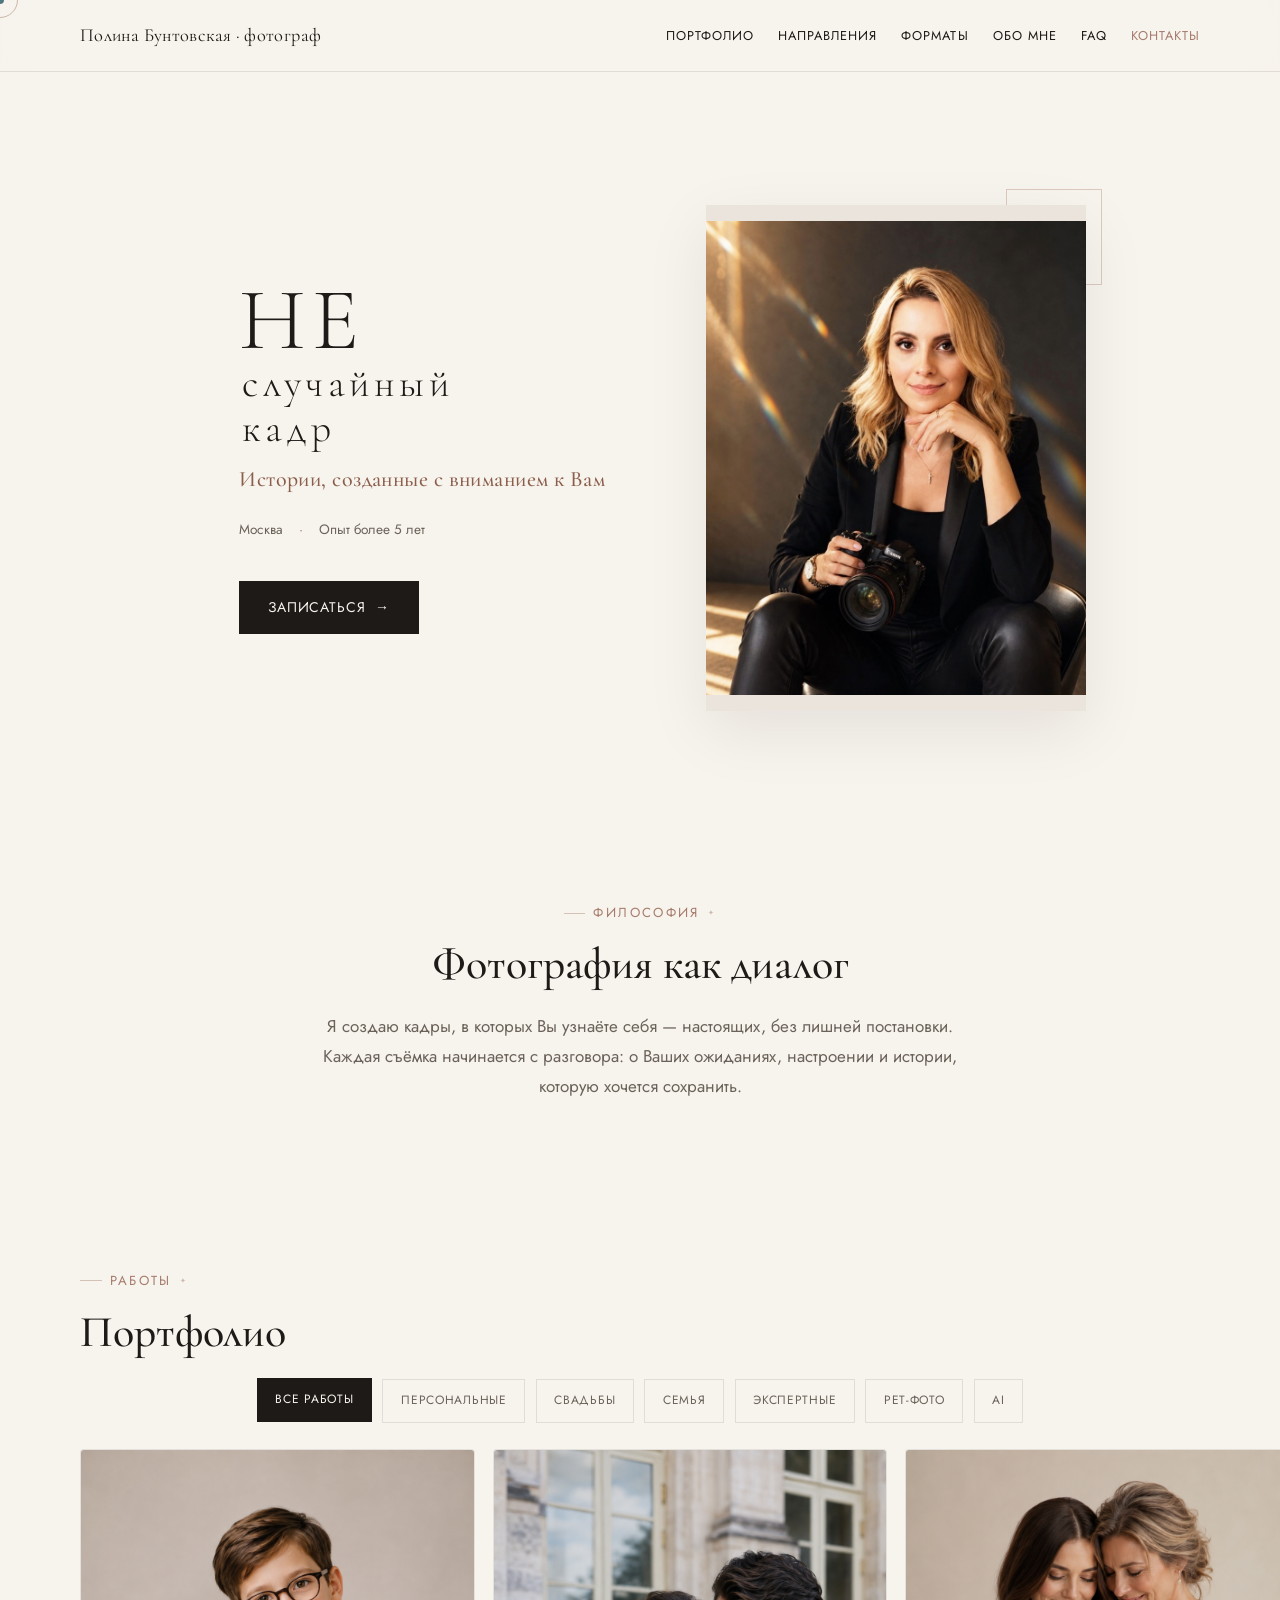
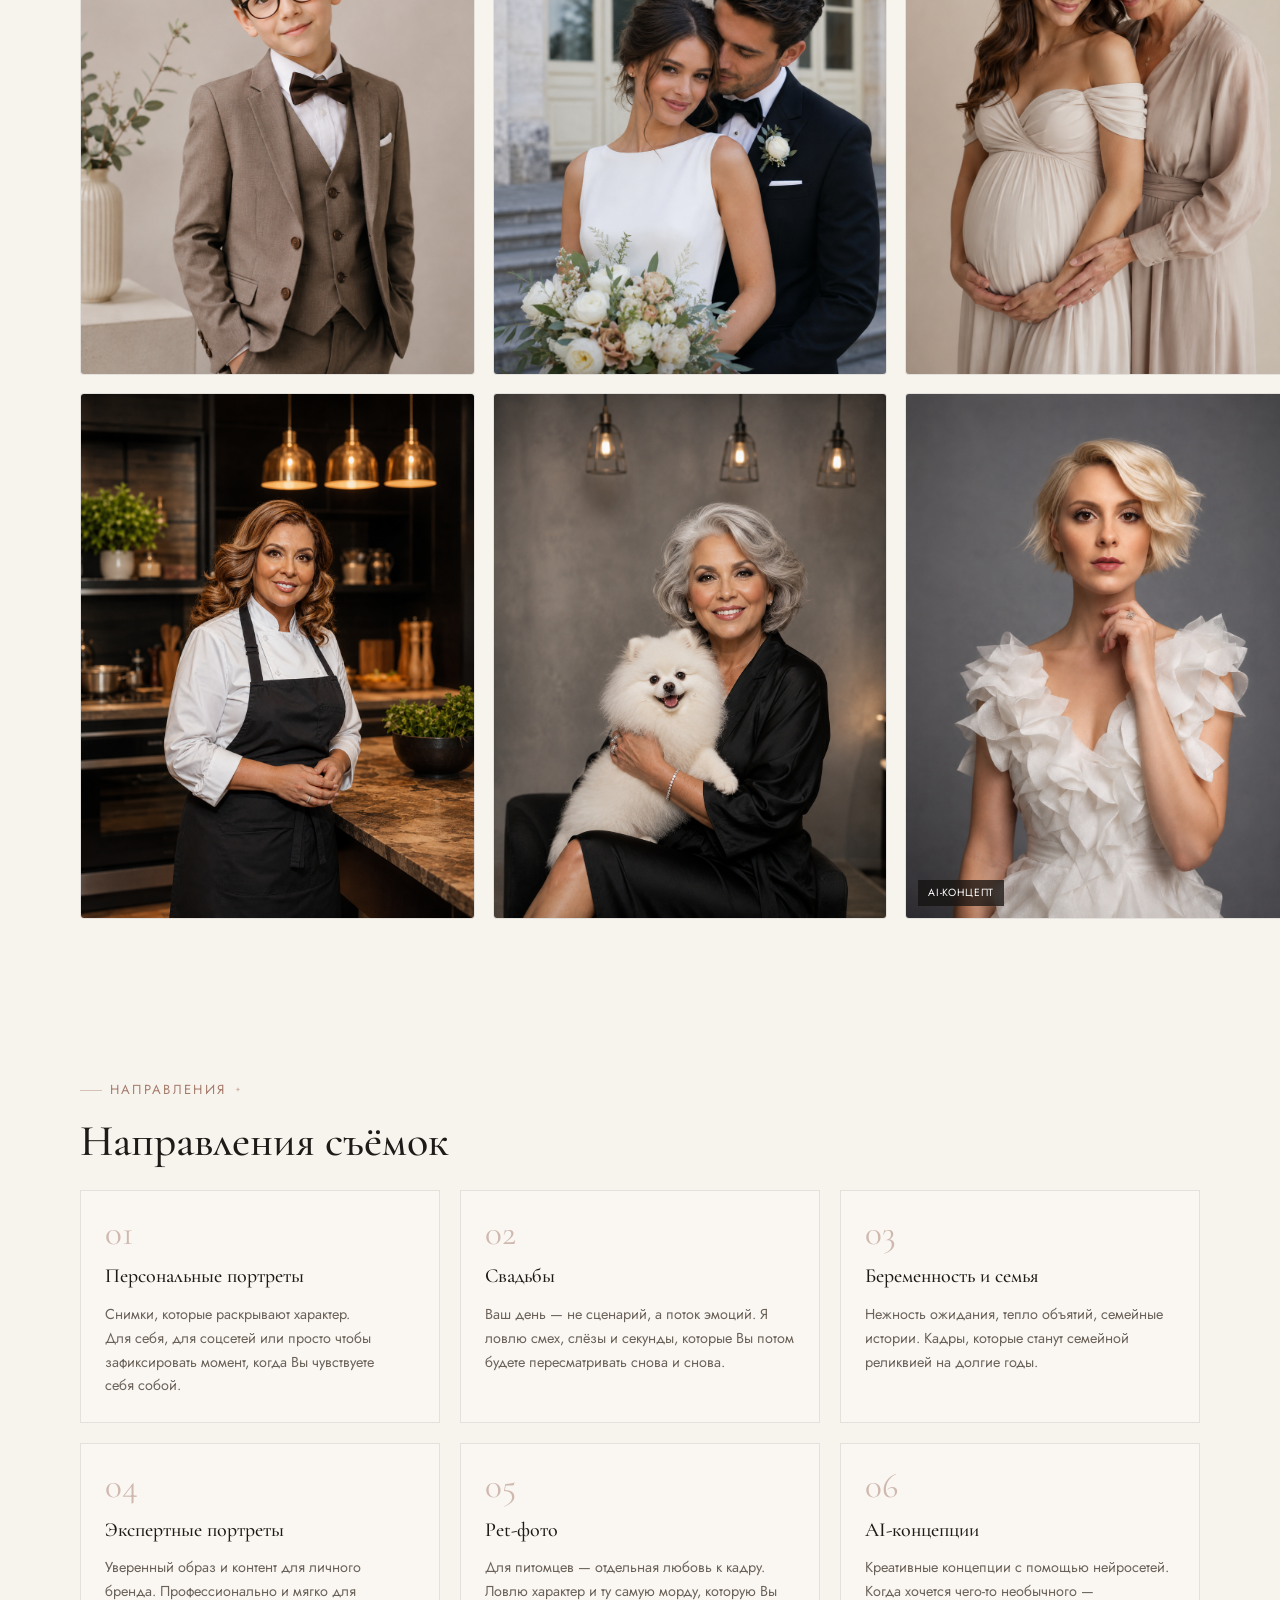
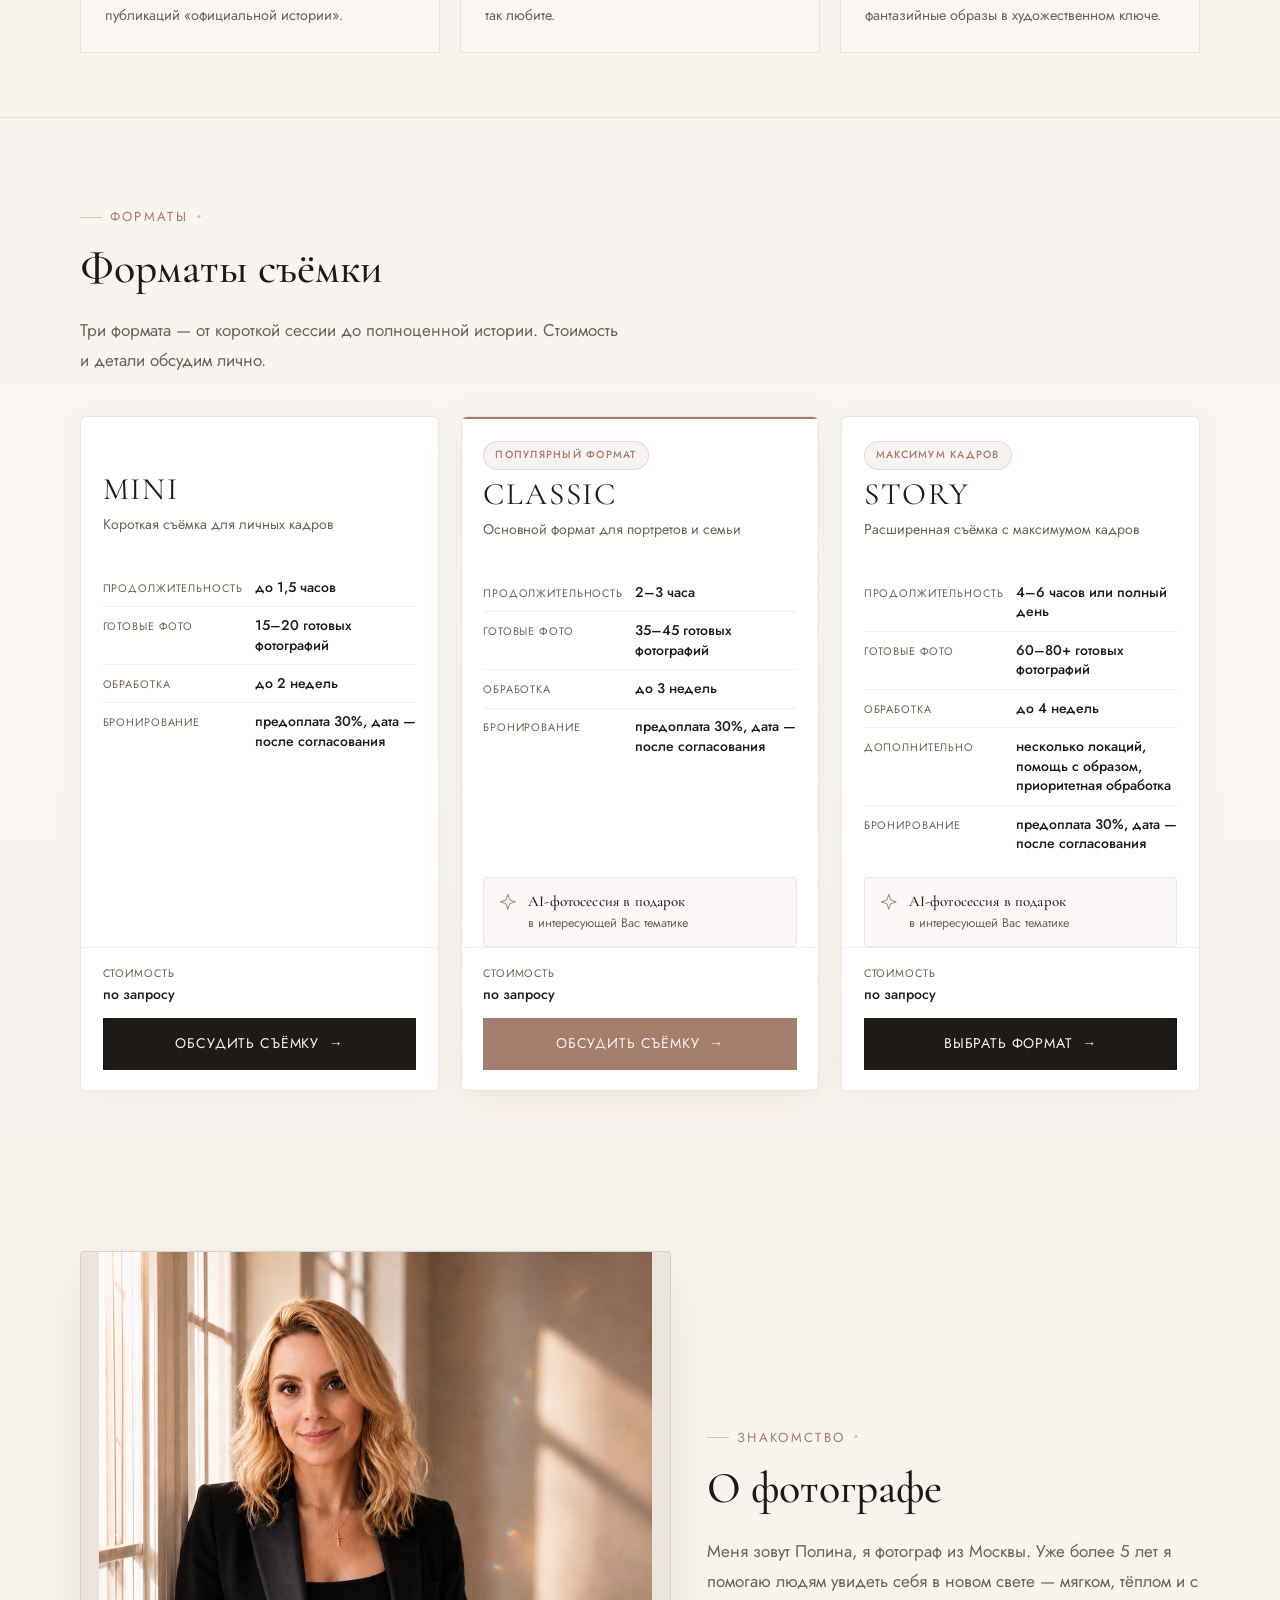
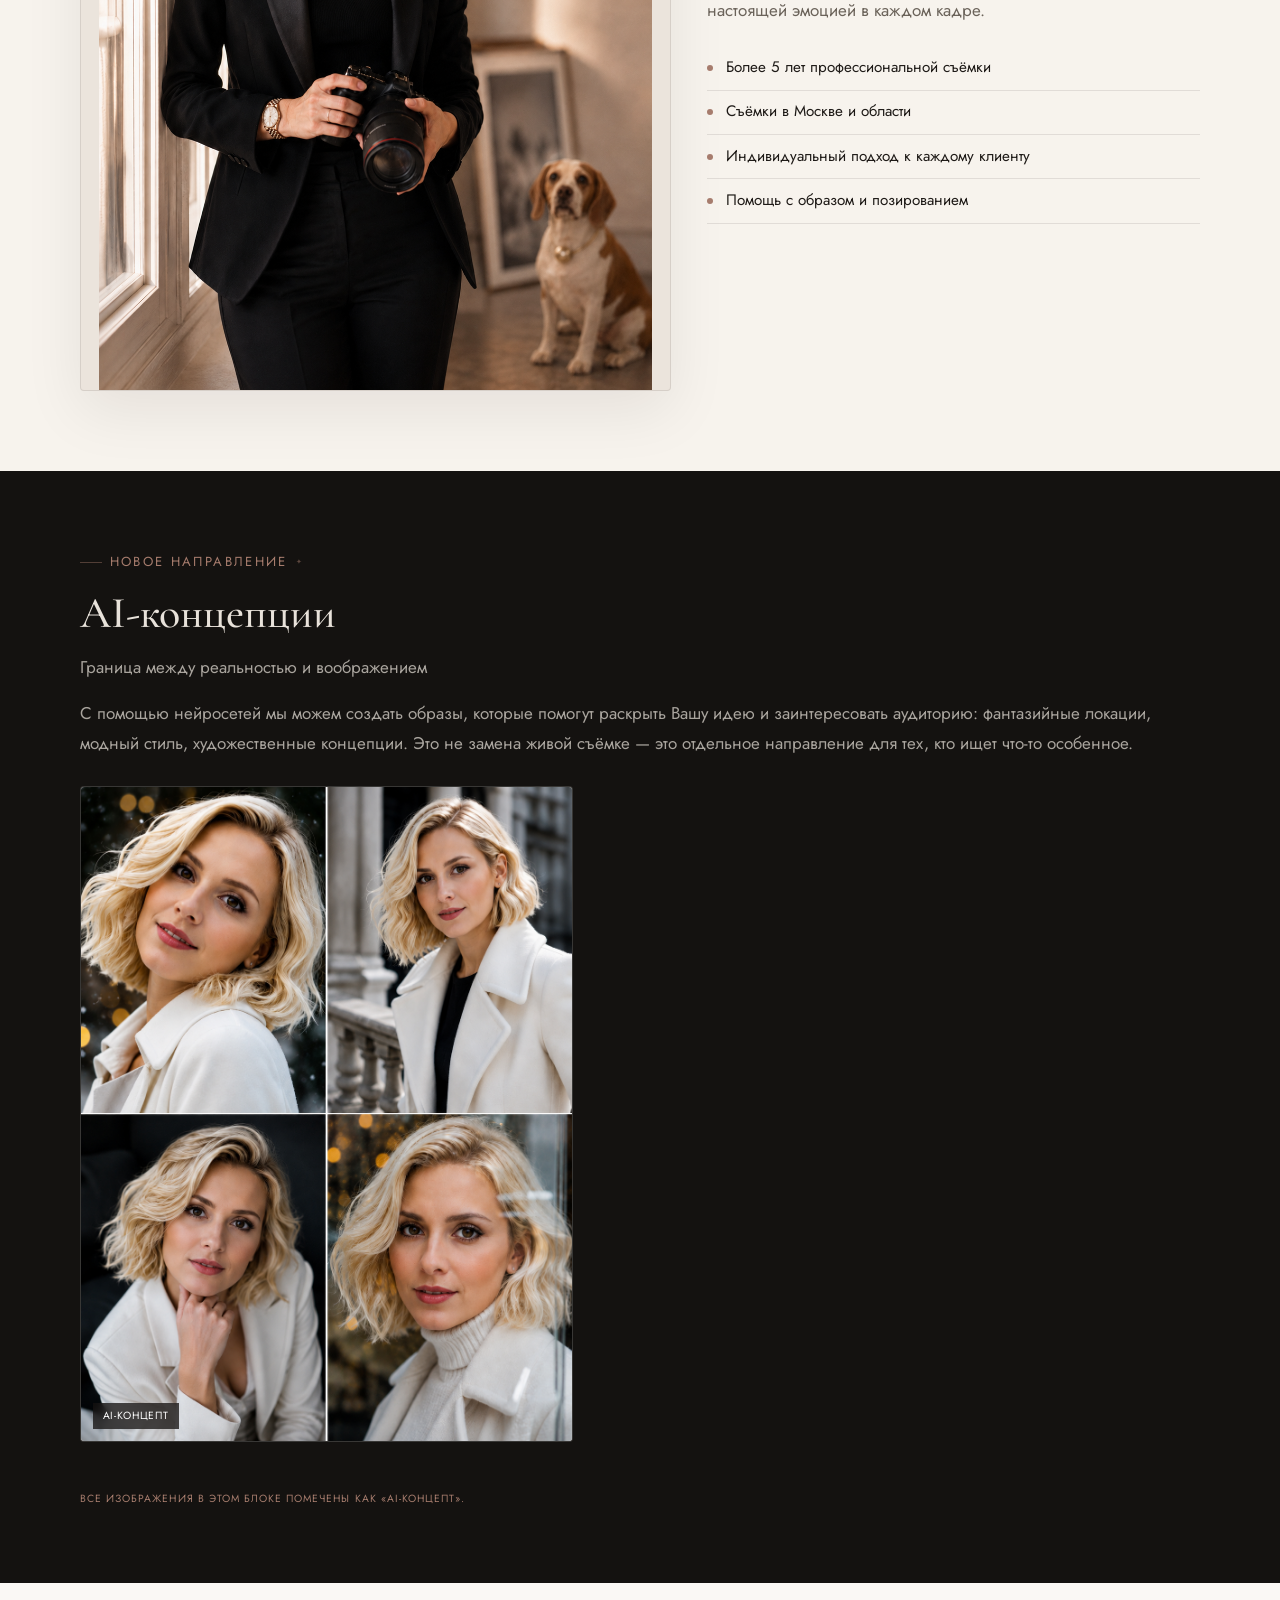
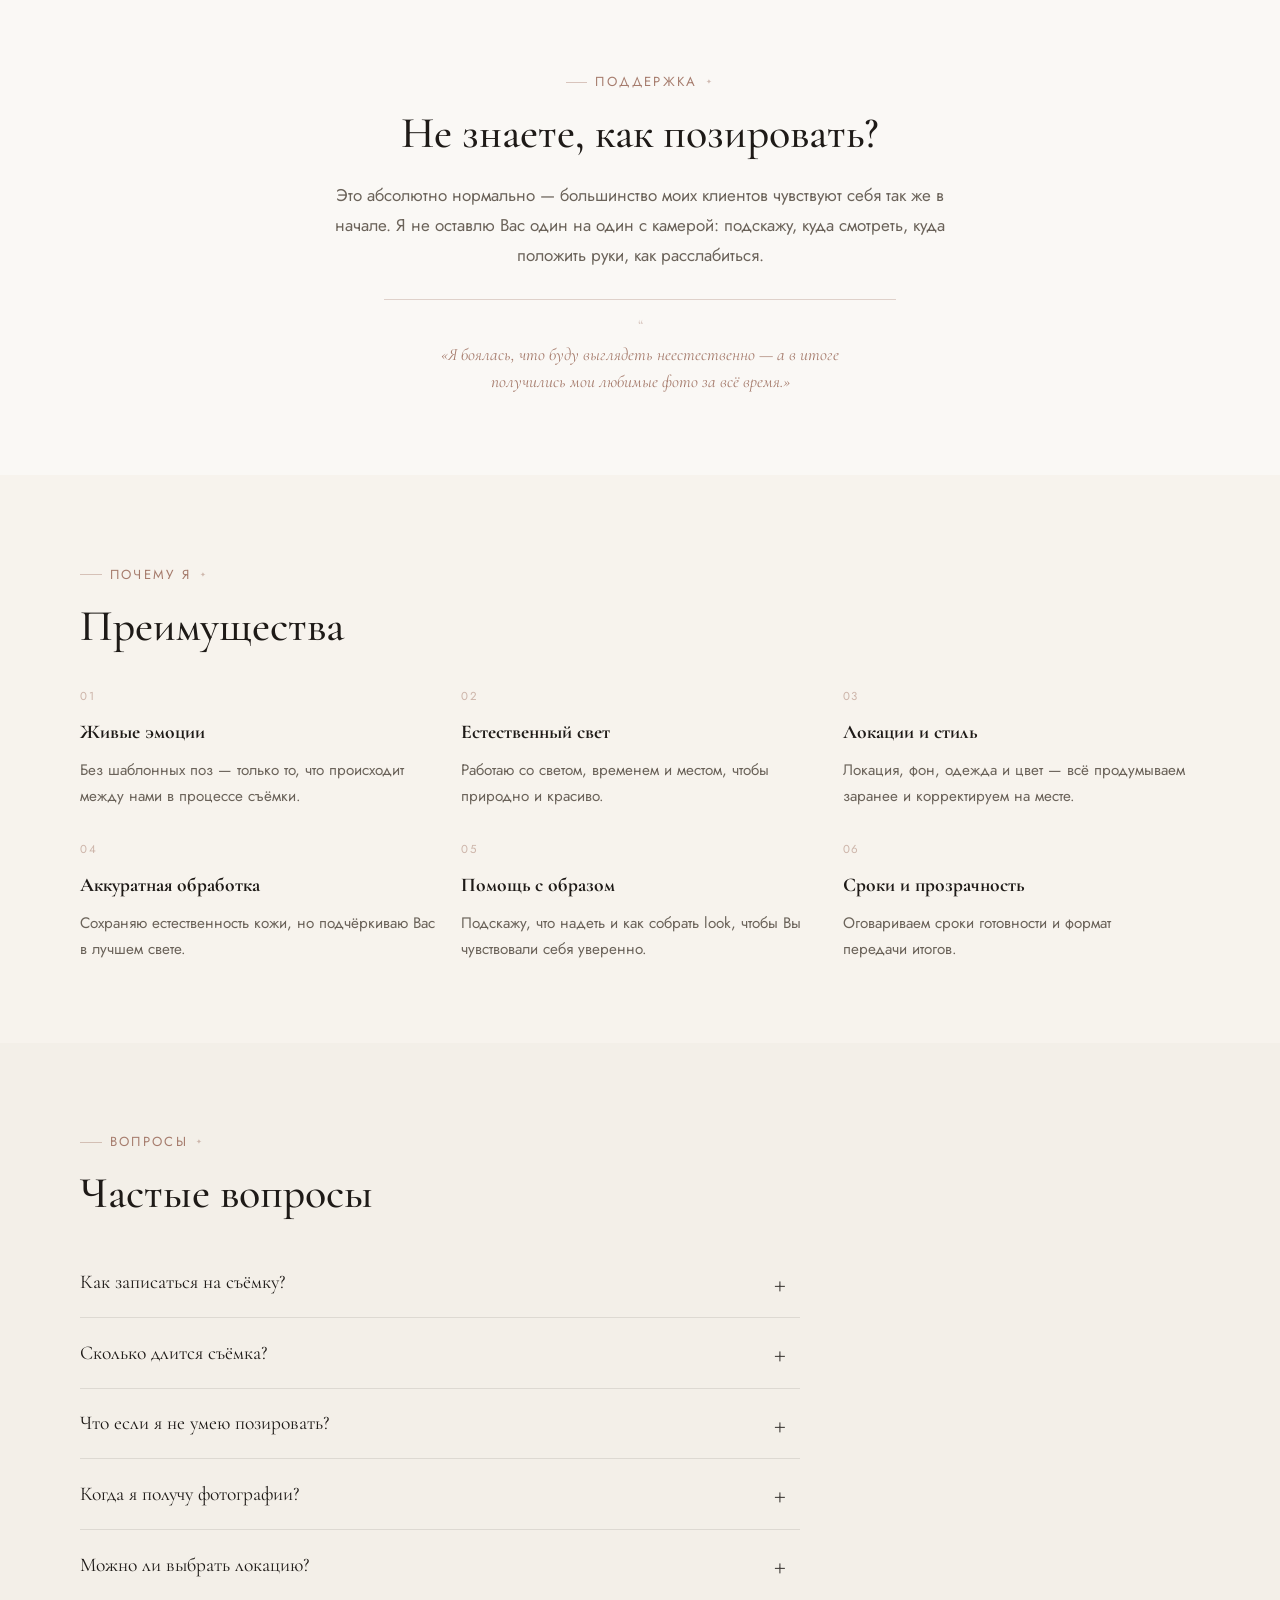
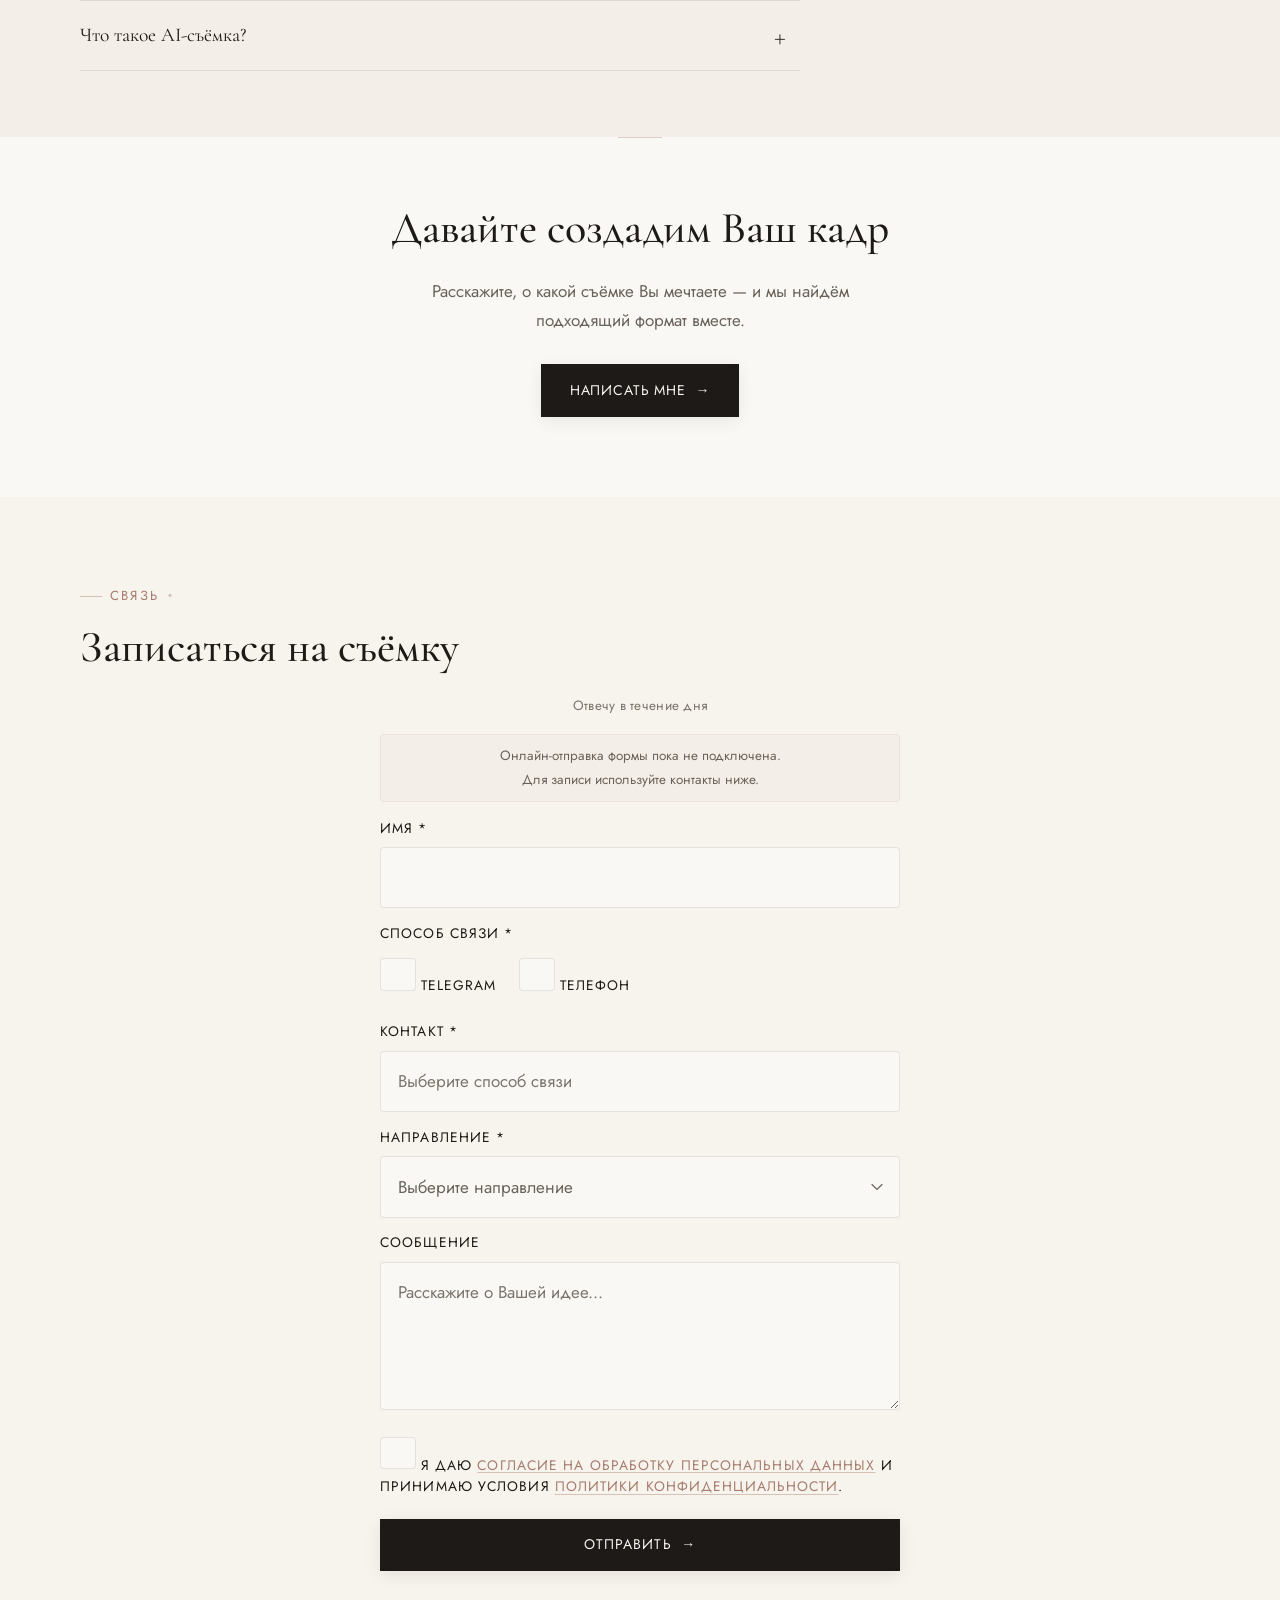
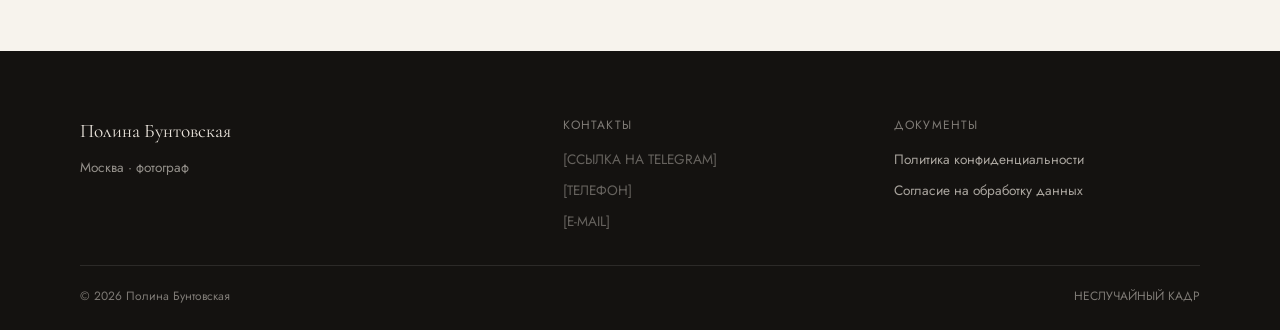
<file: index.html>
<!DOCTYPE html>
<html lang="ru">
<head>
  <meta charset="UTF-8">
  <meta name="viewport" content="width=device-width, initial-scale=1.0">
  <meta name="description" content="Полина Бунтовская — фотограф в Москве. Персональные, свадебные, семейные и AI-фотосессии.">
  <title>НЕСЛУЧАЙНЫЙ КАДР — Полина Бунтовская</title>
  <link rel="preconnect" href="https://fonts.googleapis.com">
  <link rel="preconnect" href="https://fonts.gstatic.com" crossorigin>
  <link href="https://fonts.googleapis.com/css2?family=Cormorant+Garamond:ital,wght@0,300;0,400;0,500;1,400&family=Jost:wght@300;400;500&display=swap" rel="stylesheet">
  <link rel="stylesheet" href="css/variables.css">
  <link rel="stylesheet" href="css/base.css?v=20250826b">
  <link rel="stylesheet" href="css/sections.css?v=20250826b">
  <link rel="stylesheet" href="css/lightbox.css?v=20250825a">
  <link rel="stylesheet" href="css/animations.css?v=20250825e">
  <link rel="stylesheet" href="css/cursor.css">
</head>
<body>

  <header class="header" id="header">
    <div class="header__inner">
      <a href="#" class="header__logo" id="header-logo">Полина Бунтовская · фотограф</a>
      <nav class="nav" id="nav">
        <a href="#portfolio">Портфолио</a>
        <a href="#directions">Направления</a>
        <a href="#packages">Форматы</a>
        <a href="#about">Обо мне</a>
        <a href="#reviews" hidden>Отзывы</a>
        <a href="#faq">FAQ</a>
        <a href="#contact">Контакты</a>
      </nav>
      <button class="burger" id="burger" type="button" aria-label="Меню" aria-expanded="false"><span></span><span></span><span></span></button>
    </div>
  </header>

  <main>
    <section class="hero" id="hero">
      <div class="hero__content">
        <div class="hero__composition">
          <h1 class="hero__project" id="hero-project">
            <span class="hero__title-line hero__title-ne">НЕ</span>
            <span class="hero__title-line hero__title-word">случайный</span>
            <span class="hero__title-line hero__title-word">кадр</span>
          </h1>
          <p class="hero__slogan" id="hero-slogan">Истории, созданные с вниманием к вам</p>
        </div>
        <div class="hero__meta" id="hero-meta"></div>
        <a href="#contact" class="btn">Записаться <span class="btn-arrow">→</span></a>
      </div>
      <div class="hero__portrait">
        <div class="hero__portrait-deco"></div>
        <div class="hero__portrait-wrap">
          <img id="hero-portrait" src="images/hero.jpg" alt="Полина Бунтовская" decoding="async">
        </div>
      </div>
    </section>

    <section class="positioning" id="positioning">
      <div class="container reveal">
        <p class="section-label">Философия</p>
        <h2 class="section-title" id="positioning-title"></h2>
        <p class="section-text" id="positioning-text"></p>
      </div>
    </section>

    <section class="portfolio" id="portfolio">
      <div class="container">
        <p class="section-label reveal">Работы</p>
        <h2 class="section-title reveal">Портфолио</h2>
        <div class="portfolio-filters reveal" id="portfolio-filters"></div>
        <div class="portfolio-grid" id="portfolio-grid"></div>
      </div>
    </section>

    <section class="directions" id="directions">
      <div class="container">
        <p class="section-label reveal">Направления</p>
        <h2 class="section-title reveal">Направления съёмок</h2>
        <div class="directions-grid" id="directions-grid"></div>
      </div>
    </section>

    <section class="packages" id="packages">
      <div class="container">
        <div class="packages__head reveal">
          <p class="section-label">Форматы</p>
          <h2 class="section-title" id="packages-title">Форматы съёмки</h2>
          <p class="packages-subtitle" id="packages-subtitle"></p>
        </div>
        <div class="packages-grid" id="packages-grid"></div>
      </div>
    </section>

    <section class="about" id="about">
      <div class="container about-grid">
        <div class="about-photo reveal">
          <img id="about-photo" src="images/about.png" alt="Полина Бунтовская" loading="lazy" decoding="async">
        </div>
        <div class="reveal">
          <p class="section-label">Знакомство</p>
          <h2 class="section-title" id="about-title"></h2>
          <p class="section-text" id="about-text"></p>
          <ul class="about-highlights" id="about-highlights"></ul>
        </div>
      </div>
    </section>

    <section class="ai-block" id="ai">
      <div class="container">
        <p class="section-label reveal">Новое направление</p>
        <h2 class="section-title reveal" id="ai-title"></h2>
        <p class="section-text reveal" id="ai-subtitle"></p>
        <p class="section-text reveal" id="ai-text" style="margin-top:1rem"></p>
        <div class="ai-block__grid" id="ai-grid"></div>
        <p class="demo-badge reveal" id="ai-note" style="margin-top:2rem"></p>
      </div>
    </section>

    <section class="posing" id="posing">
      <div class="container posing-inner reveal">
        <p class="section-label">Поддержка</p>
        <h2 class="section-title" id="posing-title"></h2>
        <p class="section-text" id="posing-text"></p>
        <p class="posing-quote" id="posing-quote"></p>
      </div>
    </section>

    <section class="benefits" id="benefits">
      <div class="container">
        <p class="section-label reveal">Почему я</p>
        <h2 class="section-title reveal">Преимущества</h2>
        <div class="benefits-grid" id="benefits-grid"></div>
      </div>
    </section>

    <section class="reviews" id="reviews" hidden>
      <div class="container">
        <p class="section-label reveal">Отзывы</p>
        <h2 class="section-title reveal">Что говорят клиенты</h2>
        <div class="reviews-carousel reveal">
          <div class="reviews-track" id="reviews-track"></div>
          <div class="reviews-nav">
            <button type="button" id="review-prev" aria-label="Предыдущий отзыв">←</button>
            <button type="button" id="review-next" aria-label="Следующий отзыв">→</button>
          </div>
        </div>
      </div>
    </section>

    <section class="faq" id="faq">
      <div class="container">
        <p class="section-label reveal">Вопросы</p>
        <h2 class="section-title reveal">Частые вопросы</h2>
        <div class="faq-list reveal" id="faq-list"></div>
      </div>
    </section>

    <section class="cta" id="cta">
      <div class="container reveal">
        <h2 class="section-title" id="cta-title"></h2>
        <p class="section-text" id="cta-text"></p>
        <a href="#contact" class="btn btn--cta">Написать мне <span class="btn-arrow">→</span></a>
      </div>
    </section>

    <section class="contact-section" id="contact">
      <div class="container">
        <p class="section-label reveal">Связь</p>
        <h2 class="section-title reveal">Записаться на съёмку</h2>
        <div class="form-wrapper reveal">
          <p class="form-hint" id="form-hint"></p>
          <p class="form-note" id="form-note"></p>
          <form id="contact-form" novalidate>
            <div class="form-field">
              <label for="name">Имя *</label>
              <input type="text" id="name" name="name" data-required autocomplete="name">
              <span class="form-error"></span>
            </div>
            <div class="form-field">
              <label>Способ связи *</label>
              <div class="radio-group">
                <label class="radio-option">
                  <input type="radio" name="contact-method" value="telegram">
                  <span class="radio-option__text">Telegram</span>
                </label>
                <label class="radio-option">
                  <input type="radio" name="contact-method" value="phone">
                  <span class="radio-option__text">Телефон</span>
                </label>
              </div>
              <span class="form-error" id="method-error"></span>
            </div>
            <div class="form-field">
              <label for="contact">Контакт *</label>
              <input type="text" id="contact" name="contact" data-required placeholder="Выберите способ связи" autocomplete="tel">
              <span class="form-error"></span>
            </div>
            <div class="form-field">
              <label for="form-direction">Направление *</label>
              <select id="form-direction" name="direction" data-required></select>
              <span class="form-error"></span>
            </div>
            <div class="form-field">
              <label for="message">Сообщение</label>
              <textarea id="message" name="message" rows="4" placeholder="Расскажите о Вашей идее..."></textarea>
            </div>
            <div class="form-field form-field--consent">
              <label class="consent-label">
                <input type="checkbox" id="consent" name="consent" data-required>
                <span class="consent-text">Я даю <a href="consent.html" target="_blank" rel="noopener">согласие на обработку персональных данных</a> и принимаю условия <a href="privacy.html" target="_blank" rel="noopener">Политики конфиденциальности</a>.</span>
              </label>
              <span class="form-error"></span>
            </div>
            <button type="submit" class="btn btn--submit" id="form-submit">Отправить <span class="btn-arrow">→</span></button>
            <div class="form-success" id="form-success" role="status" hidden></div>
            <div class="form-error form-error--global" id="form-error" role="alert" hidden></div>
          </form>
        </div>
      </div>
    </section>
  </main>

  <footer class="footer">
    <div class="footer__inner">
      <div>
        <p class="footer__brand" id="footer-brand"></p>
        <p style="font-size:0.85rem;color:rgba(232,226,218,0.6);margin-top:0.5rem">Москва · фотограф</p>
      </div>
      <div class="footer__links">
        <p style="font-size:0.75rem;letter-spacing:0.1em;text-transform:uppercase;margin-bottom:0.75rem;opacity:0.5">Контакты</p>
        <a href="#" id="footer-telegram"></a>
        <a href="#" id="footer-phone"></a>
        <a href="#" id="footer-email"></a>
      </div>
      <div class="footer__links">
        <p style="font-size:0.75rem;letter-spacing:0.1em;text-transform:uppercase;margin-bottom:0.75rem;opacity:0.5">Документы</p>
        <a href="privacy.html">Политика конфиденциальности</a>
        <a href="consent.html">Согласие на обработку данных</a>
      </div>
    </div>
    <div class="footer__bottom">
      <span id="footer-copy"></span>
      <span>НЕСЛУЧАЙНЫЙ КАДР</span>
    </div>
  </footer>

  <script src="data/content.js?v=20250825f"></script>
  <script src="data/portfolio.js?v=20250825a"></script>
  <script src="data/reviews.js?v=20250824"></script>
  <script src="js/lightbox.js?v=20250825a"></script>
  <script src="js/main.js?v=20250826a"></script>
</body>
</html>
</file>
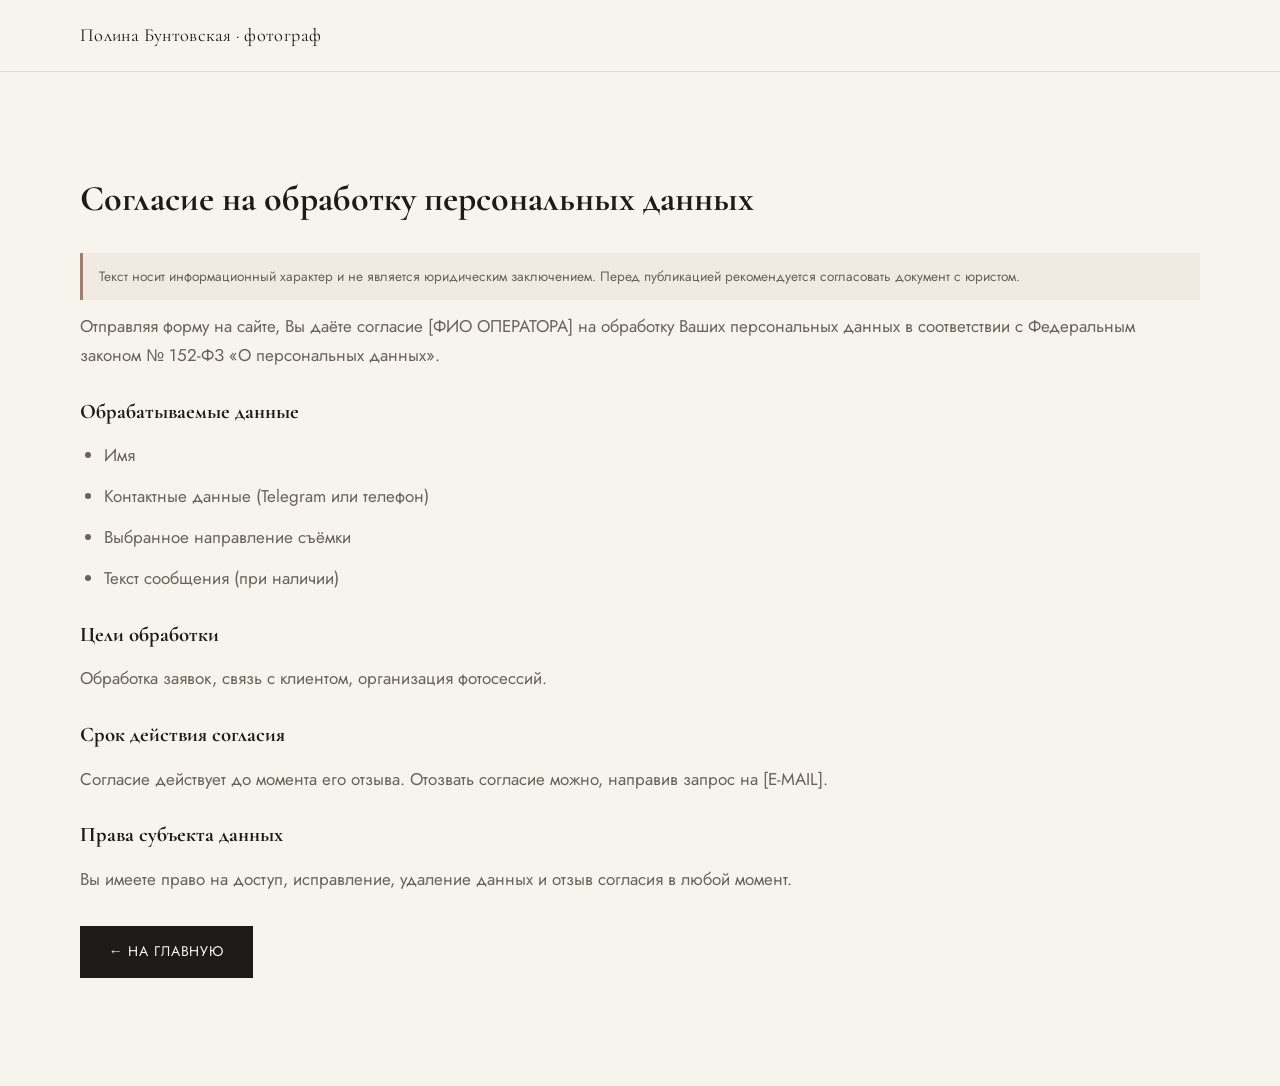
<file: consent.html>
<!DOCTYPE html>
<html lang="ru">
<head>
  <meta charset="UTF-8">
  <meta name="viewport" content="width=device-width, initial-scale=1.0">
  <title>Согласие на обработку данных — Полина Бунтовская</title>
  <link href="https://fonts.googleapis.com/css2?family=Cormorant+Garamond:wght@400;500&family=Jost:wght@400&display=swap" rel="stylesheet">
  <link rel="stylesheet" href="css/variables.css">
  <link rel="stylesheet" href="css/base.css">
  <link rel="stylesheet" href="css/sections.css">
</head>
<body>
  <header class="header scrolled">
    <div class="header__inner">
      <a href="index.html" class="header__logo">Полина Бунтовская · фотограф</a>
    </div>
  </header>
  <main class="legal-page">
    <div class="container">
      <h1>Согласие на обработку персональных данных</h1>
      <p class="legal-disclaimer">Текст носит информационный характер и не является юридическим заключением. Перед публикацией рекомендуется согласовать документ с юристом.</p>
      <p>Отправляя форму на сайте, Вы даёте согласие <span id="legal-operator-name">[ФИО ОПЕРАТОРА]</span> на обработку Ваших персональных данных в соответствии с Федеральным законом № 152-ФЗ «О персональных данных».</p>
      <h2>Обрабатываемые данные</h2>
      <ul>
        <li>Имя</li>
        <li>Контактные данные (Telegram или телефон)</li>
        <li>Выбранное направление съёмки</li>
        <li>Текст сообщения (при наличии)</li>
      </ul>
      <h2>Цели обработки</h2>
      <p>Обработка заявок, связь с клиентом, организация фотосессий.</p>
      <h2>Срок действия согласия</h2>
      <p>Согласие действует до момента его отзыва. Отозвать согласие можно, направив запрос на <span id="legal-email">[E-MAIL]</span>.</p>
      <h2>Права субъекта данных</h2>
      <p>Вы имеете право на доступ, исправление, удаление данных и отзыв согласия в любой момент.</p>
      <p style="margin-top:2rem"><a href="index.html" class="btn">← На главную</a></p>
    </div>
  </main>
  <script src="data/content.js?v=20250824f"></script>
  <script>
    (function () {
      const legal = typeof SITE_CONTENT !== "undefined" ? SITE_CONTENT.legal : null;
      const contacts = typeof SITE_CONTENT !== "undefined" ? SITE_CONTENT.contacts : null;
      const email = legal?.contactEmail && !/^\[.+\]$/.test(legal.contactEmail)
        ? legal.contactEmail
        : (contacts?.email && !/^\[.+\]$/.test(contacts.email) ? contacts.email : "[E-MAIL]");
      const name = legal?.operatorName || "[ФИО ОПЕРАТОРА]";
      document.getElementById("legal-operator-name").textContent = name;
      document.getElementById("legal-email").textContent = email;
    })();
  </script>
</body>
</html>
</file>
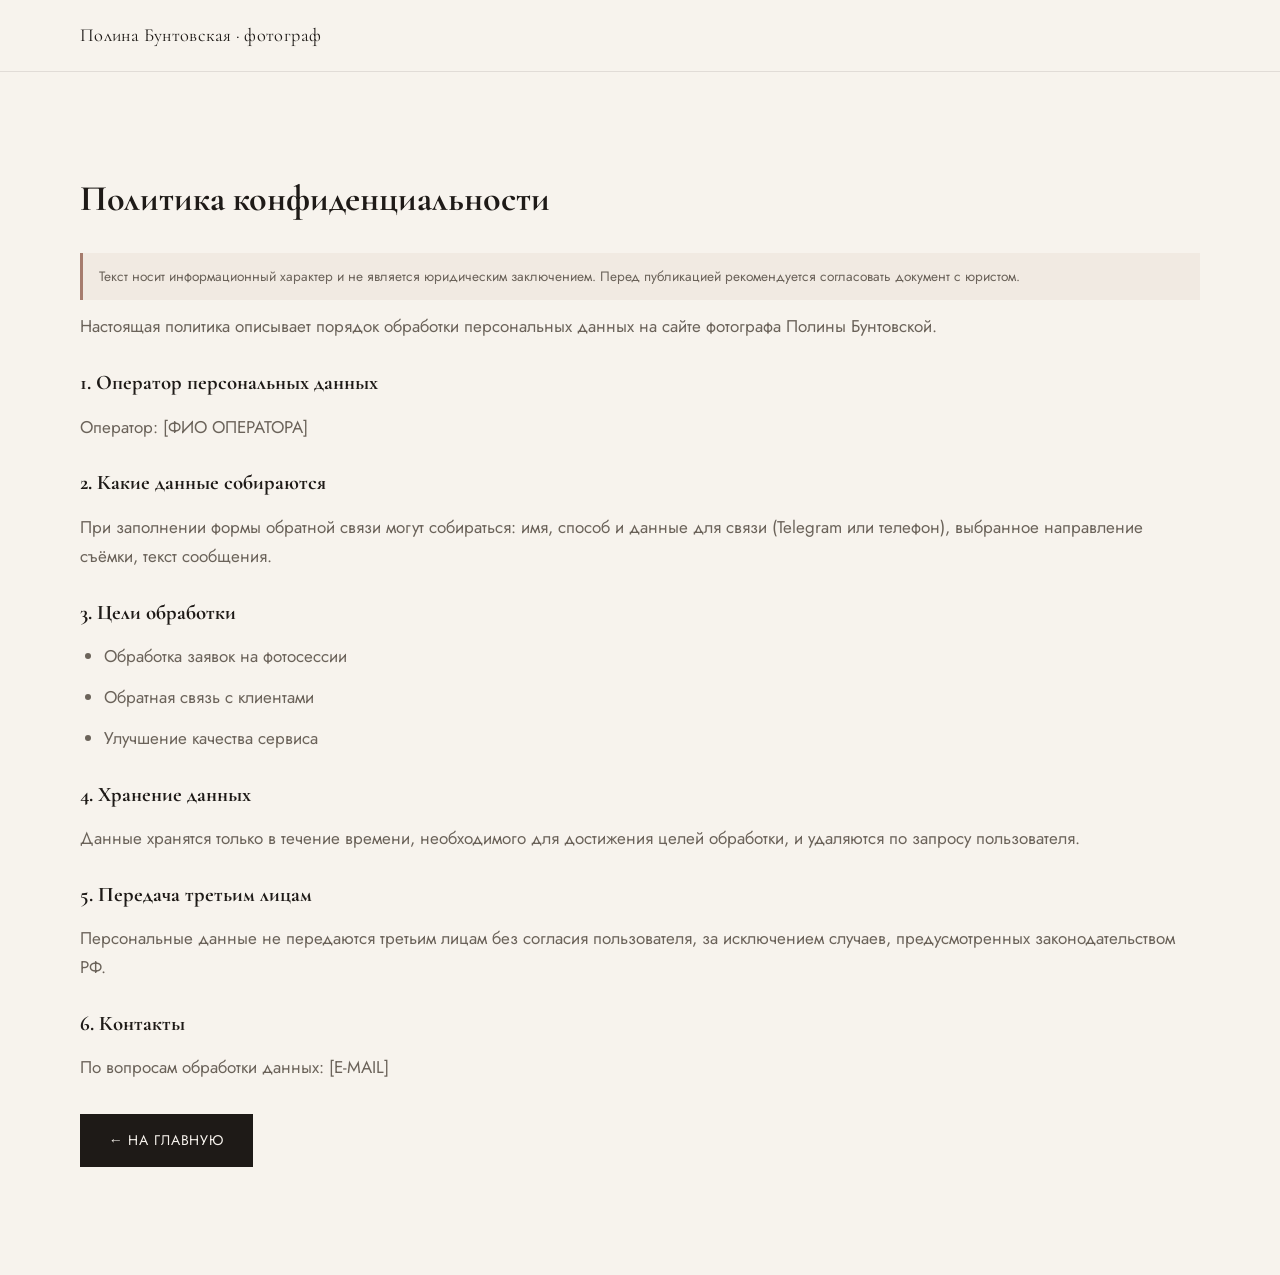
<file: privacy.html>
<!DOCTYPE html>
<html lang="ru">
<head>
  <meta charset="UTF-8">
  <meta name="viewport" content="width=device-width, initial-scale=1.0">
  <title>Политика конфиденциальности — Полина Бунтовская</title>
  <link href="https://fonts.googleapis.com/css2?family=Cormorant+Garamond:wght@400;500&family=Jost:wght@400&display=swap" rel="stylesheet">
  <link rel="stylesheet" href="css/variables.css">
  <link rel="stylesheet" href="css/base.css">
  <link rel="stylesheet" href="css/sections.css">
</head>
<body>
  <header class="header scrolled">
    <div class="header__inner">
      <a href="index.html" class="header__logo">Полина Бунтовская · фотограф</a>
    </div>
  </header>
  <main class="legal-page">
    <div class="container">
      <h1>Политика конфиденциальности</h1>
      <p class="legal-disclaimer">Текст носит информационный характер и не является юридическим заключением. Перед публикацией рекомендуется согласовать документ с юристом.</p>
      <p>Настоящая политика описывает порядок обработки персональных данных на сайте фотографа <span id="legal-operator">Полины Бунтовской</span>.</p>
      <h2>1. Оператор персональных данных</h2>
      <p id="legal-operator-block">Оператор: <span id="legal-operator-name">[ФИО ОПЕРАТОРА]</span></p>
      <h2>2. Какие данные собираются</h2>
      <p>При заполнении формы обратной связи могут собираться: имя, способ и данные для связи (Telegram или телефон), выбранное направление съёмки, текст сообщения.</p>
      <h2>3. Цели обработки</h2>
      <ul>
        <li>Обработка заявок на фотосессии</li>
        <li>Обратная связь с клиентами</li>
        <li>Улучшение качества сервиса</li>
      </ul>
      <h2>4. Хранение данных</h2>
      <p>Данные хранятся только в течение времени, необходимого для достижения целей обработки, и удаляются по запросу пользователя.</p>
      <h2>5. Передача третьим лицам</h2>
      <p>Персональные данные не передаются третьим лицам без согласия пользователя, за исключением случаев, предусмотренных законодательством РФ.</p>
      <h2>6. Контакты</h2>
      <p>По вопросам обработки данных: <span id="legal-email">[E-MAIL]</span></p>
      <p style="margin-top:2rem"><a href="index.html" class="btn">← На главную</a></p>
    </div>
  </main>
  <script src="data/content.js?v=20250824f"></script>
  <script>
    (function () {
      const legal = typeof SITE_CONTENT !== "undefined" ? SITE_CONTENT.legal : null;
      const contacts = typeof SITE_CONTENT !== "undefined" ? SITE_CONTENT.contacts : null;
      const email = legal?.contactEmail && !/^\[.+\]$/.test(legal.contactEmail)
        ? legal.contactEmail
        : (contacts?.email && !/^\[.+\]$/.test(contacts.email) ? contacts.email : "[E-MAIL]");
      const name = legal?.operatorName || "[ФИО ОПЕРАТОРА]";
      const elName = document.getElementById("legal-operator-name");
      const elEmail = document.getElementById("legal-email");
      if (elName) elName.textContent = name;
      if (elEmail) elEmail.textContent = email;
    })();
  </script>
</body>
</html>
</file>
<file: css/variables.css>
:root {
  --color-bg: #f7f3ed;
  --color-bg-alt: #faf8f5;
  --color-bg-soft: #f3efe8;
  --color-bg-dark: #141210;
  --color-bg-card: #faf7f3;
  --color-text: #1e1a17;
  --color-text-muted: #6b635a;
  --color-text-light: #e8e2da;
  --color-accent: #a67c6d;
  --color-accent-hover: #8f6556;
  --color-border: rgba(30, 26, 23, 0.1);
  --font-display: "Cormorant Garamond", Georgia, serif;
  --font-brand: "Cormorant Garamond", Georgia, serif;
  --font-body: "Jost", "Segoe UI", sans-serif;
  --header-height: 72px;
  --container: min(1120px, calc(100vw - 3rem));
  --container-wide: min(1220px, calc(100vw - 2.5rem));
  --section-pad: 5rem;
  --section-pad-sm: 4.1rem;
  --radius: 4px;
  --shadow: 0 20px 60px rgba(20, 18, 16, 0.08);
  --transition: 0.35s cubic-bezier(0.4, 0, 0.2, 1);
  --transition-fast: 0.3s ease;
  --text-sm: 0.9rem;
  --text-base: 1.0625rem;
  --text-md: 1.125rem;
}
</file>
<file: css/base.css>
*, *::before, *::after { box-sizing: border-box; margin: 0; padding: 0; }
html { scroll-behavior: smooth; scroll-padding-top: calc(var(--header-height) + 1rem); }
body {
  font-family: var(--font-body);
  font-size: var(--text-base);
  line-height: 1.7;
  color: var(--color-text);
  background: var(--color-bg);
  overflow-x: hidden;
}
body.custom-cursor { cursor: none; }
body.custom-cursor input, body.custom-cursor textarea, body.custom-cursor select, body.custom-cursor label, body.custom-cursor .form-field { cursor: auto; }
img { max-width: 100%; height: auto; display: block; }
a { color: inherit; text-decoration: none; }
ul { list-style: none; }
button { font: inherit; cursor: pointer; border: none; background: none; color: inherit; }
section { padding: var(--section-pad) 0; }
.container { width: var(--container); margin: 0 auto; }
.section-label {
  display: inline-flex;
  align-items: center;
  gap: 0.5rem;
  font-family: var(--font-body);
  font-size: 0.82rem;
  letter-spacing: 0.18em;
  text-transform: uppercase;
  color: var(--color-accent);
  margin-bottom: 0.85rem;
}
.section-label::before {
  content: "";
  width: 1.35rem;
  height: 1px;
  background: rgba(166, 124, 109, 0.42);
  flex-shrink: 0;
}
.section-label::after {
  content: "✦";
  font-size: 0.42rem;
  line-height: 1;
  color: var(--color-accent);
  opacity: 0.5;
  flex-shrink: 0;
}
.section-title {
  font-family: var(--font-display);
  font-size: clamp(1.85rem, 3.5vw, 2.75rem);
  font-weight: 500;
  line-height: 1.2;
  margin-bottom: 1.35rem;
  max-width: 18ch;
  text-wrap: balance;
}
.section-text {
  color: var(--color-text-muted);
  max-width: 620px;
  font-size: var(--text-base);
  line-height: 1.75;
  text-wrap: pretty;
}
.btn {
  display: inline-flex;
  align-items: center;
  gap: 0.6rem;
  padding: 0.9rem 1.8rem;
  background: var(--color-text);
  color: var(--color-bg);
  font-size: 0.875rem;
  letter-spacing: 0.06em;
  text-transform: uppercase;
  transition: background var(--transition), transform var(--transition);
}
.btn:hover { background: var(--color-accent); transform: translateY(-1px); box-shadow: 0 6px 20px rgba(166, 124, 109, 0.18); }
.btn:active { transform: translateY(0); box-shadow: none; }
.btn:hover .btn-arrow { transform: translateX(4px); }
.btn-arrow { transition: transform var(--transition-fast); display: inline-block; }
.btn--cta { box-shadow: 0 4px 18px rgba(20, 18, 16, 0.07); }
.btn--cta:hover { box-shadow: 0 10px 32px rgba(166, 124, 109, 0.22); }
.btn--submit {
  width: 100%;
  justify-content: center;
  min-height: 48px;
  letter-spacing: 0.08em;
  box-shadow: 0 4px 18px rgba(20, 18, 16, 0.08);
}
.btn--submit:hover { box-shadow: 0 10px 28px rgba(166, 124, 109, 0.24); }
.btn-outline {
  background: transparent;
  border: 1px solid var(--color-text);
  color: var(--color-text);
}
.btn-outline:hover { background: var(--color-text); color: var(--color-bg); }
.mark-badge {
  position: absolute;
  bottom: 0.75rem;
  left: 0.75rem;
  padding: 0.25rem 0.6rem;
  font-size: 0.65rem;
  letter-spacing: 0.08em;
  text-transform: uppercase;
  background: rgba(20, 18, 16, 0.75);
  color: #fff;
  backdrop-filter: blur(4px);
}
.demo-badge {
  display: inline-block;
  font-size: 0.65rem;
  letter-spacing: 0.1em;
  text-transform: uppercase;
  color: var(--color-accent);
  margin-top: 0.75rem;
}
@media (max-width: 768px) {
  section { padding: 3.75rem 0; }
}
</file>
<file: css/sections.css>
/* Header */
.header {
  position: fixed; top: 0; left: 0; right: 0; z-index: 1000;
  height: var(--header-height);
  background: rgba(247, 243, 237, 0.85);
  backdrop-filter: blur(12px);
  border-bottom: 1px solid var(--color-border);
  transition: background var(--transition);
}
.header.scrolled { background: rgba(247, 243, 237, 0.96); }
.header__inner {
  display: flex; align-items: center; justify-content: space-between;
  height: 100%; width: var(--container); margin: 0 auto;
  gap: 0.75rem;
}
.header__logo {
  font-family: var(--font-brand);
  font-size: 1.15rem;
  letter-spacing: 0.02em;
  min-width: 0;
  flex: 1 1 auto;
}
.header__logo span { color: var(--color-text-muted); font-family: var(--font-body); font-size: 0.85rem; }
.nav { display: flex; gap: 1.5rem; }
.nav a { font-size: 0.8rem; letter-spacing: 0.08em; text-transform: uppercase; transition: color var(--transition), opacity var(--transition); }
.nav a:hover, .nav a.active { color: var(--color-accent); }
.nav a.active { opacity: 1; }
.burger {
  display: none; flex-direction: column; gap: 5px;
  min-width: 44px; min-height: 44px;
  align-items: center; justify-content: center;
  padding: 10px;
  flex-shrink: 0;
}
.burger span { width: 24px; height: 1.5px; background: var(--color-text); transition: var(--transition); }
.nav a[hidden] { display: none; }

/* Hero — separate columns, title constrained */
.hero {
  min-height: min(92vh, 920px);
  display: grid;
  grid-template-columns: minmax(0, 1.05fr) minmax(0, 0.95fr);
  align-items: center;
  column-gap: clamp(2.5rem, 6vw, 5rem);
  row-gap: 2rem;
  padding: calc(var(--header-height) + 6rem) 4vw 5rem;
  position: relative;
  overflow: hidden;
}
.hero__content {
  max-width: 34rem;
  justify-self: end;
  padding-right: clamp(0.5rem, 2vw, 1.5rem);
  min-width: 0;
}
.hero__composition { margin-bottom: 1.25rem; }
.hero__project {
  display: flex;
  flex-direction: column;
  align-items: flex-start;
  gap: 0.05em;
  max-width: none;
  font-family: var(--font-brand);
  font-weight: 300;
  line-height: 1;
  animation: titleReveal 1.2s ease forwards;
}

.hero__title-ne {
  font-size: clamp(3.25rem, 7.5vw, 5.5rem);
  letter-spacing: 0.06em;
  line-height: 0.88;
  color: var(--color-text);
}

.hero__title-word {
  font-size: clamp(1.65rem, 3.2vw, 2.5rem);
  letter-spacing: 0.12em;
  text-transform: lowercase;
  line-height: 1.1;
  color: var(--color-text);
  padding-left: 0.08em;
}
.hero__slogan {
  font-family: var(--font-display);
  font-size: clamp(1.125rem, 2vw, 1.375rem);
  font-style: normal;
  font-weight: 500;
  color: #8B5E4B;
  letter-spacing: 0.02em;
  margin-top: 0.65rem;
  max-width: none;
  white-space: nowrap;
  opacity: 0;
  animation: fadeUp 0.8s ease 0.4s forwards;
}
.hero__content .btn {
  margin-top: 2.5rem;
}
.hero__meta {
  display: flex; gap: 1rem; margin-top: 1.25rem; font-size: 0.85rem;
  color: var(--color-text-muted); opacity: 0;
  animation: fadeUp 0.8s ease 0.7s forwards;
}
.hero__meta span::before { content: "·"; margin-right: 1rem; color: var(--color-accent); }
.hero__meta span:first-child::before { content: none; }
.hero__portrait { position: relative; justify-self: start; min-width: 0; width: 100%; max-width: 380px; }
.hero__portrait-wrap {
  position: relative; overflow: hidden;
  aspect-ratio: 3/4; max-height: 62vh;
  box-shadow: var(--shadow);
  background: #ebe4dc;
}
.hero__portrait-wrap img { width: 100%; height: 100%; object-fit: contain; object-position: center; transition: transform 0.6s ease; }
.hero__portrait-deco {
  position: absolute; top: -16px; right: -16px;
  width: 96px; height: 96px;
  border: 1px solid var(--color-accent); opacity: 0.35;
}

.positioning {
  text-align: center;
  padding-top: var(--section-pad-sm);
}
.positioning .container {
  max-width: min(680px, var(--container));
}
.positioning .section-text {
  margin: 0 auto;
  max-width: 100%;
  text-wrap: pretty;
}
.positioning .section-title {
  max-width: none;
  margin-left: auto;
  margin-right: auto;
  text-wrap: balance;
}

.portfolio { padding-bottom: 4.5rem; }
.portfolio .section-title { max-width: none; margin-bottom: 0.85rem; }
.portfolio-filters { display: flex; flex-wrap: wrap; gap: 0.65rem; margin: 1.25rem 0 1.625rem; justify-content: center; }
.filter-btn {
  padding: 0.55rem 1.1rem;
  min-height: 44px;
  font-size: 0.75rem;
  letter-spacing: 0.06em;
  text-transform: uppercase;
  border: 1px solid var(--color-border);
  background: var(--color-bg);
  color: var(--color-text-muted);
  transition: all var(--transition);
}
.filter-btn:hover { border-color: var(--color-accent); color: var(--color-accent); }
.filter-btn.active { background: var(--color-text); color: var(--color-bg); border-color: var(--color-text); transform: translateY(-1px); }
.filter-btn:active { transform: scale(0.98); }
.portfolio-grid { display: grid; gap: 1.125rem; }
.portfolio-grid--featured {
  grid-template-columns: repeat(3, 1fr);
  width: var(--container-wide);
  margin-left: auto;
  margin-right: auto;
}
.portfolio-grid--category {
  grid-template-columns: repeat(2, 1fr);
  width: var(--container-wide);
  margin-left: auto;
  margin-right: auto;
}
.ai-block__grid { width: var(--container); margin-left: auto; margin-right: auto; }
.ai-block__gallery {
  width: min(44%, 495px);
  max-width: 495px;
  margin: 0.5rem 0 1rem;
}
.ai-block__gallery .ai-block__item {
  position: relative;
  overflow: hidden;
  background: rgba(255, 255, 255, 0.04);
  border: 1px solid rgba(255, 255, 255, 0.12);
  border-radius: var(--radius);
}
.ai-block__gallery .ai-block__item img {
  width: 100%;
  height: auto;
  display: block;
  object-fit: contain;
  object-position: center;
  background: #ebe4dc;
}
.portfolio-item {
  position: relative;
  overflow: hidden;
  aspect-ratio: 3/4;
  background: var(--color-bg-card);
  border: 1px solid var(--color-border);
  border-radius: var(--radius);
}
.portfolio-item--featured,
.portfolio-item--lightbox { cursor: zoom-in; }
.portfolio-item--lightbox::after {
  content: "⤢";
  position: absolute; top: 0.7rem; right: 0.7rem;
  width: 32px; height: 32px;
  display: flex; align-items: center; justify-content: center;
  font-size: 0.85rem; color: #fff;
  background: rgba(20, 18, 16, 0.45);
  border-radius: 50%;
  opacity: 0; transform: scale(0.9);
  transition: opacity var(--transition), transform var(--transition);
  pointer-events: none;
}
.portfolio-item--lightbox:hover::after { opacity: 1; transform: scale(1); }
.portfolio-item--lightbox:focus-visible { outline: 2px solid var(--color-accent); outline-offset: 3px; }
.portfolio-item.hidden { display: none; }
.portfolio-item__img {
  width: 100%;
  height: 100%;
  max-width: none;
  object-fit: cover;
  object-position: center;
  background: #ebe4dc;
  transition: transform 0.5s ease;
}
.portfolio-item__img--collage,
.portfolio-item--collage .portfolio-item__img {
  object-fit: contain;
}
.portfolio-item:hover .portfolio-item__img { transform: scale(1.03); }
.portfolio-item__title {
  position: absolute; bottom: 0; left: 0; right: 0;
  padding: 2rem 0.85rem 0.75rem;
  background: linear-gradient(transparent, rgba(20, 18, 16, 0.72));
  color: #fff; font-size: 0.82rem;
  opacity: 0; transform: translateY(6px);
  transition: opacity var(--transition), transform var(--transition);
}
.portfolio-item:hover .portfolio-item__title { opacity: 1; transform: translateY(0); }

.directions-grid { display: grid; grid-template-columns: repeat(3, 1fr); gap: 1.25rem; }
.directions { padding-bottom: 4rem; }
.direction-card {
  background: var(--color-bg-card); padding: 1.5rem;
  border: 1px solid var(--color-border);
  transition: transform var(--transition), box-shadow var(--transition), border-color var(--transition);
  cursor: pointer;
}
.direction-card:hover { transform: translateY(-3px); box-shadow: var(--shadow); border-color: rgba(166, 124, 109, 0.35); }
.direction-card:focus-visible { outline: 2px solid var(--color-accent); outline-offset: 3px; }
.direction-card__num {
  font-family: var(--font-brand); font-size: 2.2rem;
  color: var(--color-accent); opacity: 0.5; line-height: 1;
}
.direction-card__title { font-family: var(--font-display); font-size: 1.25rem; margin: 0.6rem 0; font-weight: 500; }
.direction-card__text { font-size: var(--text-sm); color: var(--color-text-muted); line-height: 1.65; text-wrap: pretty; }

.ai-block { background: var(--color-bg-dark); color: var(--color-text-light); padding: 4.5rem 0; }
.ai-block .section-label { color: var(--color-accent); }
.ai-block .section-text { color: rgba(232, 226, 218, 0.7); max-width: none; }
.ai-block .section-title { max-width: none; color: var(--color-text-light); margin-bottom: 0.85rem; }
.ai-block__grid { margin-top: 1.75rem; }

.about-grid { display: grid; grid-template-columns: 1.2fr 1fr; gap: 2.25rem; align-items: center; }
.about-photo {
  aspect-ratio: 4/5; overflow: hidden; box-shadow: var(--shadow);
  background: #ebe4dc; border: 1px solid var(--color-border); border-radius: var(--radius);
}
.about-photo img { width: 100%; height: 100%; object-fit: contain; object-position: center; }
.about-highlights { margin-top: 1.25rem; }
.about-highlights li {
  padding: 0.55rem 0; border-bottom: 1px solid var(--color-border);
  font-size: 0.95rem; padding-left: 1.2rem; position: relative;
}
.about-highlights li::before {
  content: ""; position: absolute; left: 0; top: 50%;
  width: 6px; height: 6px; background: var(--color-accent);
  border-radius: 50%; transform: translateY(-50%);
}

.posing {
  background: var(--color-bg-alt);
}
.posing-inner {
  max-width: min(720px, 100%);
  margin-inline: auto;
  text-align: center;
}
.posing .section-title {
  max-width: none;
  margin-left: auto;
  margin-right: auto;
  text-wrap: balance;
}
.posing .section-text {
  margin: 0 auto 0.5rem;
  max-width: 620px;
  text-wrap: pretty;
}
.posing-quote {
  display: block;
  max-width: 32rem;
  margin: 1.75rem auto 0;
  padding: 1.1rem 1.25rem 0;
  font-family: var(--font-display);
  font-size: 1.08rem;
  font-style: italic;
  color: var(--color-accent);
  line-height: 1.55;
  text-wrap: pretty;
  border-top: 1px solid rgba(166, 124, 109, 0.32);
}
.posing-quote::before {
  content: "\201C";
  display: block;
  font-family: var(--font-display);
  font-size: 1rem;
  line-height: 1;
  color: var(--color-accent);
  opacity: 0.42;
  margin-bottom: 0.55rem;
  font-style: normal;
}

.benefits { background: var(--color-bg); }
.benefits .section-title { margin-bottom: 2rem; }
.benefits-grid { display: grid; grid-template-columns: repeat(3, 1fr); gap: 1.75rem 1.5rem; }
.benefit-item { padding-top: 0.15rem; }
.benefit-item__num {
  display: block;
  font-family: var(--font-body);
  font-size: 0.72rem;
  font-weight: 400;
  letter-spacing: 0.14em;
  color: rgba(166, 124, 109, 0.52);
  margin-bottom: 0.6rem;
}
.benefit-item__title {
  font-family: var(--font-display);
  font-size: 1.22rem;
  margin-bottom: 0.5rem;
}
.benefit-item__text {
  font-size: 0.95rem;
  color: var(--color-text-muted);
  line-height: 1.72;
  text-wrap: pretty;
}

.reviews[hidden] { display: none !important; }

.packages {
  background: linear-gradient(180deg, var(--color-bg) 0%, #faf7f3 45%, var(--color-bg) 100%);
  border-top: 1px solid var(--color-border);
}
.packages__head { text-align: left; margin-bottom: 2.5rem; }
.packages__head .section-title { max-width: none; margin-left: 0; margin-right: 0; }
.packages-subtitle {
  max-width: 34rem;
  margin: 0.75rem 0 0;
  text-align: left;
  font-size: var(--text-base);
  line-height: 1.75;
  color: var(--color-text-muted);
  text-wrap: pretty;
}
.packages-grid {
  display: grid;
  grid-template-columns: repeat(3, 1fr);
  gap: 1.35rem;
  align-items: stretch;
}
.package-card {
  display: flex;
  flex-direction: column;
  position: relative;
  padding: 0;
  background: #fff;
  border: 1px solid rgba(30, 26, 23, 0.09);
  border-radius: 6px;
  box-shadow: 0 6px 28px rgba(20, 18, 16, 0.045);
  overflow: hidden;
  transition: transform 0.45s cubic-bezier(0.4, 0, 0.2, 1),
    box-shadow 0.45s cubic-bezier(0.4, 0, 0.2, 1),
    border-color 0.45s ease;
}
.package-card::before {
  content: "";
  position: absolute;
  top: 0; left: 0; right: 0;
  height: 2px;
  background: transparent;
  transition: background var(--transition);
}
.package-card:hover {
  transform: translateY(-5px);
  box-shadow: 0 18px 44px rgba(20, 18, 16, 0.09);
  border-color: rgba(166, 124, 109, 0.32);
}
.package-card:hover::before { background: var(--color-accent); }
.package-card--featured {
  border-color: rgba(166, 124, 109, 0.24);
  box-shadow: 0 10px 36px rgba(166, 124, 109, 0.1);
}
.package-card--featured::before { background: var(--color-accent); }
.package-card__head { padding: 1.35rem 1.35rem 0.85rem; }
.package-card__badge-slot { min-height: 1.65rem; margin-bottom: 0.55rem; }
.package-card__badge {
  display: inline-block;
  font-size: 0.65rem;
  font-weight: 500;
  letter-spacing: 0.12em;
  text-transform: uppercase;
  padding: 0.3rem 0.7rem;
  color: var(--color-accent);
  background: rgba(166, 124, 109, 0.09);
  border: 1px solid rgba(166, 124, 109, 0.22);
  border-radius: 999px;
}
.package-card__name {
  font-family: var(--font-brand);
  font-size: clamp(1.65rem, 2.5vw, 1.95rem);
  font-weight: 400;
  letter-spacing: 0.06em;
  text-transform: uppercase;
  color: var(--color-text);
  line-height: 1;
  margin: 0;
}
.package-card__tagline {
  margin: 0.55rem 0 0;
  font-size: 0.88rem;
  color: var(--color-text-muted);
  line-height: 1.45;
  min-height: 2.6rem;
  text-wrap: pretty;
}
.package-card__body {
  flex: 1;
  padding: 0 1.35rem;
  display: flex;
  flex-direction: column;
  gap: 0.85rem;
}
.package-card__specs { margin: 0; display: flex; flex-direction: column; }
.package-card__spec {
  display: grid;
  grid-template-columns: 1fr 1.15fr;
  gap: 0.5rem 0.75rem;
  padding: 0.55rem 0;
  border-bottom: 1px solid rgba(30, 26, 23, 0.06);
  align-items: baseline;
}
.package-card__spec:last-child { border-bottom: none; }
.package-card__spec dt {
  font-size: 0.68rem;
  letter-spacing: 0.08em;
  text-transform: uppercase;
  color: var(--color-text-muted);
  margin: 0;
}
.package-card__spec dd {
  margin: 0;
  font-size: 0.88rem;
  font-weight: 500;
  line-height: 1.4;
  color: var(--color-text);
}
.package-card__gift {
  display: flex;
  gap: 0.7rem;
  align-items: flex-start;
  padding: 0.85rem 0.95rem;
  margin-top: auto;
  background: rgba(166, 124, 109, 0.05);
  border: 1px solid rgba(166, 124, 109, 0.14);
  border-radius: var(--radius);
}
.package-card__gift-icon {
  flex: 0 0 auto;
  width: 1.1rem;
  height: 1.1rem;
  margin-top: 0.12rem;
  color: var(--color-accent);
}
.package-card__gift-icon svg { display: block; width: 100%; height: 100%; }
.package-card__gift-text { min-width: 0; }
.package-card__gift-title {
  margin: 0;
  font-family: var(--font-display);
  font-size: 0.94rem;
  font-weight: 500;
  line-height: 1.35;
  color: var(--color-text);
  letter-spacing: 0.01em;
}
.package-card__gift-sub {
  margin: 0.2rem 0 0;
  font-size: 0.78rem;
  font-weight: 400;
  line-height: 1.4;
  color: var(--color-text-muted);
}
.package-card__foot {
  margin-top: auto;
  padding: 1rem 1.35rem 1.25rem;
  border-top: 1px solid rgba(30, 26, 23, 0.06);
  display: flex;
  flex-direction: column;
  gap: 0.85rem;
}
.package-card__price {
  margin: 0;
}
.package-card__price-label {
  font-family: var(--font-body);
  font-size: 0.68rem;
  letter-spacing: 0.08em;
  text-transform: uppercase;
  color: var(--color-text-muted);
  display: block;
  margin-bottom: 0.15rem;
}
.package-card__price-value {
  display: block;
  font-family: var(--font-body);
  font-size: 0.88rem;
  font-weight: 500;
  line-height: 1.4;
  color: var(--color-text);
  white-space: nowrap;
  word-break: keep-all;
  hyphens: none;
}
.btn--package {
  width: 100%;
  justify-content: center;
  min-height: 44px;
  transition: background var(--transition), transform var(--transition), box-shadow var(--transition);
}
.btn--package:hover { box-shadow: 0 8px 24px rgba(166, 124, 109, 0.28); }
.package-card--featured .btn--package { background: var(--color-accent); }
.package-card--featured .btn--package:hover { background: var(--color-accent-hover); }

.reviews { background: var(--color-bg-card); }
.reviews .section-title { max-width: none; }
.reviews-carousel { position: relative; overflow: hidden; max-width: 680px; margin: 0 auto; }
.reviews-track { display: flex; transition: transform 0.5s ease; }
.review-slide { min-width: 100%; padding: 2rem; text-align: center; }
.review-slide__text { font-family: var(--font-display); font-size: 1.25rem; line-height: 1.5; font-style: italic; }
.review-slide__author { margin-top: 1.25rem; font-size: 0.9rem; }
.review-slide__direction { color: var(--color-text-muted); font-size: 0.8rem; }
.reviews-nav { display: flex; justify-content: center; gap: 1rem; margin-top: 1.5rem; }
.reviews-nav button {
  width: 44px; height: 44px; border: 1px solid var(--color-border);
  display: flex; align-items: center; justify-content: center;
  transition: all var(--transition);
}
.reviews-nav button:hover { background: var(--color-text); color: var(--color-bg); }

.faq {
  background: var(--color-bg-soft);
  padding: var(--section-pad) 0 var(--section-pad-sm);
}
.faq-list { max-width: 720px; margin: 0; }
.faq .section-title { max-width: none; margin-bottom: 1.75rem; }
.faq-item { border-bottom: 1px solid var(--color-border); }
.faq-question {
  width: 100%;
  text-align: left;
  padding: 1.25rem 0.5rem 1.25rem 0;
  min-height: 3.5rem;
  display: flex;
  justify-content: space-between;
  align-items: center;
  gap: 1.25rem;
  font-family: var(--font-display);
  font-size: 1.22rem;
  line-height: 1.35;
  cursor: pointer;
  color: var(--color-text);
  -webkit-text-fill-color: var(--color-text);
  background: transparent;
  border: none;
  -webkit-appearance: none;
  appearance: none;
  -webkit-tap-highlight-color: transparent;
  transition: color 0.32s ease, opacity 0.32s ease;
}
.faq-question:visited {
  color: var(--color-text);
  -webkit-text-fill-color: var(--color-text);
}
.faq-item.open .faq-question:visited {
  color: var(--color-accent);
  -webkit-text-fill-color: var(--color-accent);
}
.faq-question:hover {
  color: var(--color-accent);
  -webkit-text-fill-color: var(--color-accent);
  opacity: 0.88;
}
.faq-question:focus-visible {
  outline: 2px solid rgba(166, 124, 109, 0.45);
  outline-offset: 2px;
}
.faq-question:active {
  color: var(--color-accent);
  -webkit-text-fill-color: var(--color-accent);
}
.faq-item.open .faq-question {
  color: var(--color-accent);
  -webkit-text-fill-color: var(--color-accent);
  opacity: 1;
}
.faq-question::after {
  content: "+";
  font-size: 1.85rem;
  font-weight: 300;
  line-height: 1;
  color: var(--color-accent);
  flex-shrink: 0;
  width: 1.5rem;
  text-align: center;
  opacity: 0.82;
  transition: transform 0.32s ease, opacity 0.32s ease;
}
.faq-question:hover::after { opacity: 1; }
.faq-item.open .faq-question::after {
  content: "\2212";
  transform: rotate(0deg);
}
.faq-answer {
  display: grid;
  grid-template-rows: 0fr;
  transition: grid-template-rows 0.32s ease;
}
.faq-item.open .faq-answer { grid-template-rows: 1fr; }
.faq-answer__inner {
  overflow: hidden;
  color: var(--color-text-muted);
  font-size: var(--text-sm);
  line-height: 1.7;
  text-wrap: pretty;
  opacity: 0;
  transition: opacity 0.32s ease, padding 0.32s ease;
}
.faq-item.open .faq-answer__inner {
  opacity: 1;
  padding-bottom: 1.15rem;
}

.cta {
  text-align: center;
  background: var(--color-bg-alt);
  padding: var(--section-pad-sm) 0 var(--section-pad);
  position: relative;
}
.cta::before {
  content: "";
  position: absolute;
  top: 0;
  left: 50%;
  transform: translateX(-50%);
  width: 2.75rem;
  height: 1px;
  background: rgba(166, 124, 109, 0.35);
}
.cta .section-title { max-width: none; margin-left: auto; margin-right: auto; }
.cta .section-text { max-width: 28rem; margin: 0 auto 1.75rem; text-wrap: pretty; }

.contact-section {
  background: var(--color-bg);
  padding-bottom: calc(var(--section-pad) + env(safe-area-inset-bottom, 0px));
}
.contact-section > .container > .section-title {
  max-width: none;
  text-wrap: balance;
}
@media (min-width: 768px) {
  .contact-section > .container > .section-title {
    white-space: nowrap;
  }
}
.form-wrapper { max-width: 520px; margin: 0 auto; }
.form-hint {
  text-align: center;
  font-size: 0.84rem;
  color: rgba(107, 99, 90, 0.88);
  margin-bottom: 1rem;
  letter-spacing: 0.02em;
}
.form-note {
  display: flex;
  flex-direction: column;
  gap: 0.2rem;
  font-size: 0.84rem;
  color: var(--color-text-muted);
  margin-bottom: 0.9rem;
  padding: 0.7rem 1rem;
  background: rgba(166, 124, 109, 0.035);
  border: 1px solid rgba(166, 124, 109, 0.1);
  border-radius: var(--radius);
  text-align: center;
  line-height: 1.5;
  text-wrap: pretty;
}
.form-note__line { display: block; }
.form-field { margin-bottom: 0.85rem; }
.form-field label {
  display: block;
  font-size: 0.86rem;
  letter-spacing: 0.08em;
  text-transform: uppercase;
  margin-bottom: 0.45rem;
}
.form-field input, .form-field select, .form-field textarea {
  width: 100%;
  max-width: 100%;
  padding: 0.95rem 1.05rem;
  border: 1px solid var(--color-border);
  background: var(--color-bg-alt);
  font: inherit;
  font-size: var(--text-base);
  border-radius: var(--radius);
  -webkit-appearance: none;
  appearance: none;
  transition: border-color var(--transition-fast), box-shadow var(--transition-fast), background var(--transition-fast);
}
.form-field select {
  background-image: url("data:image/svg+xml,%3Csvg xmlns='http://www.w3.org/2000/svg' width='12' height='8' viewBox='0 0 12 8' fill='none'%3E%3Cpath d='M1 1.5L6 6.5L11 1.5' stroke='%236b635a' stroke-width='1.2' stroke-linecap='round'/%3E%3C/svg%3E");
  background-repeat: no-repeat;
  background-position: right 1rem center;
  padding-right: 2.5rem;
  color: var(--color-text);
  -webkit-text-fill-color: var(--color-text);
}
.form-field select.is-placeholder {
  color: var(--color-text-muted);
  -webkit-text-fill-color: var(--color-text-muted);
}
.form-field select.is-placeholder:focus {
  color: var(--color-text-muted);
  -webkit-text-fill-color: var(--color-text-muted);
}
.form-field select option {
  color: var(--color-text);
  background: #fff;
}
.form-field select option[value=""] {
  color: var(--color-text-muted);
}
.form-field input::placeholder,
.form-field textarea::placeholder {
  color: var(--color-text-muted);
  opacity: 0.88;
  -webkit-text-fill-color: var(--color-text-muted);
}
.form-field select:active {
  color: var(--color-text);
  -webkit-text-fill-color: var(--color-text);
}
.form-field select.is-placeholder:active {
  color: var(--color-text-muted);
  -webkit-text-fill-color: var(--color-text-muted);
}
.form-field select:not(.is-placeholder):focus {
  color: var(--color-text);
  -webkit-text-fill-color: var(--color-text);
}
.form-field input:focus, .form-field select:focus, .form-field textarea:focus {
  outline: none;
  border-color: rgba(166, 124, 109, 0.55);
  background: #fff;
  box-shadow: 0 0 0 3px rgba(166, 124, 109, 0.14);
}
.form-field.error input, .form-field.error select, .form-field.error textarea { border-color: #c44; }
.form-field.error .consent-label { color: #a33; }
.form-error { font-size: 0.75rem; color: #c44; margin-top: 0.25rem; }
.form-success {
  padding: 1rem; background: rgba(100, 140, 100, 0.1);
  border: 1px solid rgba(100, 140, 100, 0.3);
  margin-top: 1rem; font-size: 0.9rem;
}
.radio-group {
  display: flex;
  flex-wrap: wrap;
  align-items: flex-start;
  gap: 0.5rem 1.25rem;
}
.radio-option {
  display: inline-flex;
  align-items: center;
  gap: 0.55rem;
  min-height: 44px;
  padding: 0.35rem 0.15rem 0.35rem 0;
  cursor: pointer;
  text-transform: none;
  letter-spacing: 0;
  font-size: 0.9375rem;
  line-height: 1.2;
  -webkit-tap-highlight-color: transparent;
}
.radio-option input[type="radio"] {
  flex: 0 0 auto;
  width: 18px;
  height: 18px;
  min-width: 18px;
  margin: 0;
  accent-color: var(--color-accent);
  cursor: pointer;
}
.radio-option__text {
  flex: 0 1 auto;
  white-space: nowrap;
}
.form-field--consent { margin-top: 0.35rem; }
.consent-label {
  display: flex;
  align-items: flex-start;
  gap: 0.7rem;
  text-transform: none;
  letter-spacing: 0;
  font-size: 0.9375rem;
  line-height: 1.55;
  cursor: pointer;
  min-height: 44px;
  padding: 0.15rem 0;
}
.consent-label input[type="checkbox"] {
  flex: 0 0 auto;
  width: 18px;
  height: 18px;
  min-width: 18px;
  margin-top: 0.15rem;
  accent-color: var(--color-accent);
  cursor: pointer;
}
.consent-text { text-wrap: pretty; }
.consent-text a {
  color: var(--color-accent);
  text-decoration: underline;
  text-decoration-color: rgba(166, 124, 109, 0.42);
  text-underline-offset: 3px;
  transition: color var(--transition-fast), text-decoration-color var(--transition-fast);
}
.consent-text a:hover {
  color: var(--color-accent-hover);
  text-decoration-color: var(--color-accent);
}
.form-error--global {
  margin-top: 1rem; padding: 0.85rem 1rem;
  background: rgba(196, 68, 68, 0.08);
  border: 1px solid rgba(196, 68, 68, 0.25);
  font-size: 0.88rem;
}
#form-submit[disabled] { opacity: 0.65; cursor: not-allowed; }
#form-submit.btn--submit { margin-top: 0.35rem; }
.footer__link--placeholder { pointer-events: none; opacity: 0.55; cursor: default; }

.footer { background: var(--color-bg-dark); color: var(--color-text-light); padding: 4rem 0 1.5rem; }
.footer__inner { display: grid; grid-template-columns: 1.5fr 1fr 1fr; gap: 1.5rem; width: var(--container); margin: 0 auto; }
.footer__brand { font-family: var(--font-brand); font-size: 1.2rem; }
.footer__links a {
  display: block; font-size: 0.85rem; color: rgba(232,226,218,0.7);
  margin-bottom: 0.5rem; transition: color var(--transition);
}
.footer__links a:hover { color: var(--color-accent); }
.footer__bottom {
  width: var(--container); margin: 1.5rem auto 0;
  padding-top: 1.25rem; border-top: 1px solid rgba(255,255,255,0.1);
  font-size: 0.75rem; color: rgba(232,226,218,0.5);
  display: flex; justify-content: space-between; flex-wrap: wrap; gap: 1rem;
}

.legal-page { padding: calc(var(--header-height) + 6rem) 0 6rem; }
.legal-page h1 { font-family: var(--font-display); font-size: 2.25rem; margin-bottom: 1.5rem; }
.legal-page h2 { font-family: var(--font-display); font-size: 1.3rem; margin: 1.5rem 0 0.75rem; }
.legal-page p, .legal-page li { color: var(--color-text-muted); margin-bottom: 0.75rem; }
.legal-page ul { padding-left: 1.5rem; list-style: disc; }
.legal-disclaimer {
  font-size: 0.85rem; color: var(--color-text-muted);
  padding: 0.75rem 1rem; margin-bottom: 1.5rem;
  background: rgba(166, 124, 109, 0.08); border-left: 3px solid var(--color-accent);
}

@media (max-width: 1024px) {
  .hero { grid-template-columns: 1fr; text-align: center; }
  .hero__content { justify-self: center; padding-right: 0; max-width: 36rem; }
  .hero__project { align-items: center; }
  .hero__slogan { max-width: none; margin-left: auto; margin-right: auto; }
  .hero__portrait { justify-self: center; max-width: 380px; }
  .directions-grid, .benefits-grid, .packages-grid { grid-template-columns: repeat(2, 1fr); }
  .about-grid { grid-template-columns: 1fr; }
  .portfolio-grid--featured { grid-template-columns: repeat(2, 1fr); }
  .ai-block__gallery { width: min(61%, 495px); max-width: 495px; }
  .footer__inner { grid-template-columns: 1fr 1fr; }
}
@media (max-width: 768px) {
  .nav { display: none; }
  .nav.open {
    display: flex; flex-direction: column; position: fixed;
    inset: var(--header-height) 0 0 0; background: var(--color-bg);
    padding: 1.5rem; gap: 0.5rem; z-index: 999;
  }
  .nav.open a { min-height: 44px; display: flex; align-items: center; }
  .burger { display: flex; }
  .header__logo {
    font-size: 0.92rem;
    letter-spacing: 0.01em;
    overflow: hidden;
    text-overflow: ellipsis;
    white-space: nowrap;
    max-width: calc(100vw - 88px);
  }
  .directions-grid, .benefits-grid, .packages-grid { grid-template-columns: 1fr; }
  .package-card__spec { grid-template-columns: 1fr; gap: 0.2rem; }
  .package-card__tagline { min-height: auto; }
  .packages-subtitle { max-width: 28rem; padding: 0; }
  .portfolio-grid--featured,
  .portfolio-grid--category { grid-template-columns: 1fr; }
  .portfolio-filters {
    overflow-x: auto; flex-wrap: nowrap; justify-content: flex-start;
    padding-bottom: 0.35rem; -webkit-overflow-scrolling: touch;
    scrollbar-width: none;
  }
  .portfolio-filters::-webkit-scrollbar { display: none; }
  .portfolio-filters .filter-btn { flex: 0 0 auto; }
  .form-field input, .form-field select, .form-field textarea {
    min-height: 46px;
    font-size: 16px;
  }
  .form-field label { font-size: 0.82rem; }
  .radio-group { gap: 0.15rem 1rem; }
  .radio-option { min-height: 44px; padding: 0.4rem 0.1rem 0.4rem 0; }
  .faq-question {
    font-size: 1.08rem;
    padding: 1.15rem 0.35rem 1.15rem 0;
    color: var(--color-text);
    -webkit-text-fill-color: var(--color-text);
  }
  .faq-item.open .faq-question,
  .faq-question:active {
    color: var(--color-accent);
    -webkit-text-fill-color: var(--color-accent);
  }
  .benefit-item__title { font-size: 1.18rem; }
  .benefit-item__text { font-size: 0.92rem; }
  .btn { min-height: 44px; }
  .ai-block__gallery { width: min(75%, 100%); max-width: 100%; margin-bottom: 0.75rem; }
  .footer__inner { grid-template-columns: 1fr; }
  .hero__meta { justify-content: center; flex-wrap: wrap; }
  .hero__slogan { white-space: normal; text-wrap: balance; }
}
@media (max-width: 374px) {
  .radio-group {
    flex-direction: column;
    align-items: stretch;
    gap: 0;
  }
  .radio-option { width: 100%; padding: 0.35rem 0; }
}
</file>
<file: css/animations.css>
﻿@keyframes fadeUp {
  from { opacity: 0; transform: translateY(24px); }
  to { opacity: 1; transform: translateY(0); }
}
@keyframes titleReveal {
  from { opacity: 0; transform: translateY(30px); letter-spacing: 0.1em; }
  to { opacity: 1; transform: translateY(0); letter-spacing: -0.02em; }
}
.reveal {
  opacity: 0; transform: translateY(30px);
  transition: opacity 0.7s ease, transform 0.7s ease;
}
.reveal.visible { opacity: 1; transform: translateY(0); }
@media (prefers-reduced-motion: reduce) {
  *, *::before, *::after {
    animation-duration: 0.01ms !important;
    animation-iteration-count: 1 !important;
    transition-duration: 0.01ms !important;
  }
  .reveal { opacity: 1; transform: none; }
  html { scroll-behavior: auto; }
}
</file>
<file: css/cursor.css>
﻿.custom-cursor-dot {
  position: fixed; top: 0; left: 0;
  width: 8px; height: 8px;
  background: var(--color-accent);
  border-radius: 50%; pointer-events: none;
  z-index: 10000; transform: translate(-50%, -50%);
  transition: width 0.2s, height 0.2s, background 0.2s;
  mix-blend-mode: difference;
}
.custom-cursor-ring {
  position: fixed; top: 0; left: 0;
  width: 36px; height: 36px;
  border: 1px solid var(--color-accent);
  border-radius: 50%; pointer-events: none;
  z-index: 9999; transform: translate(-50%, -50%);
  transition: width 0.25s, height 0.25s, opacity 0.25s;
  opacity: 0.5;
}
.custom-cursor-dot.hover { width: 14px; height: 14px; }
.custom-cursor-ring.hover { width: 52px; height: 52px; opacity: 0.8; }
@media (max-width: 1024px), (hover: none), (pointer: coarse) {
  .custom-cursor-dot, .custom-cursor-ring { display: none !important; }
}
</file>
